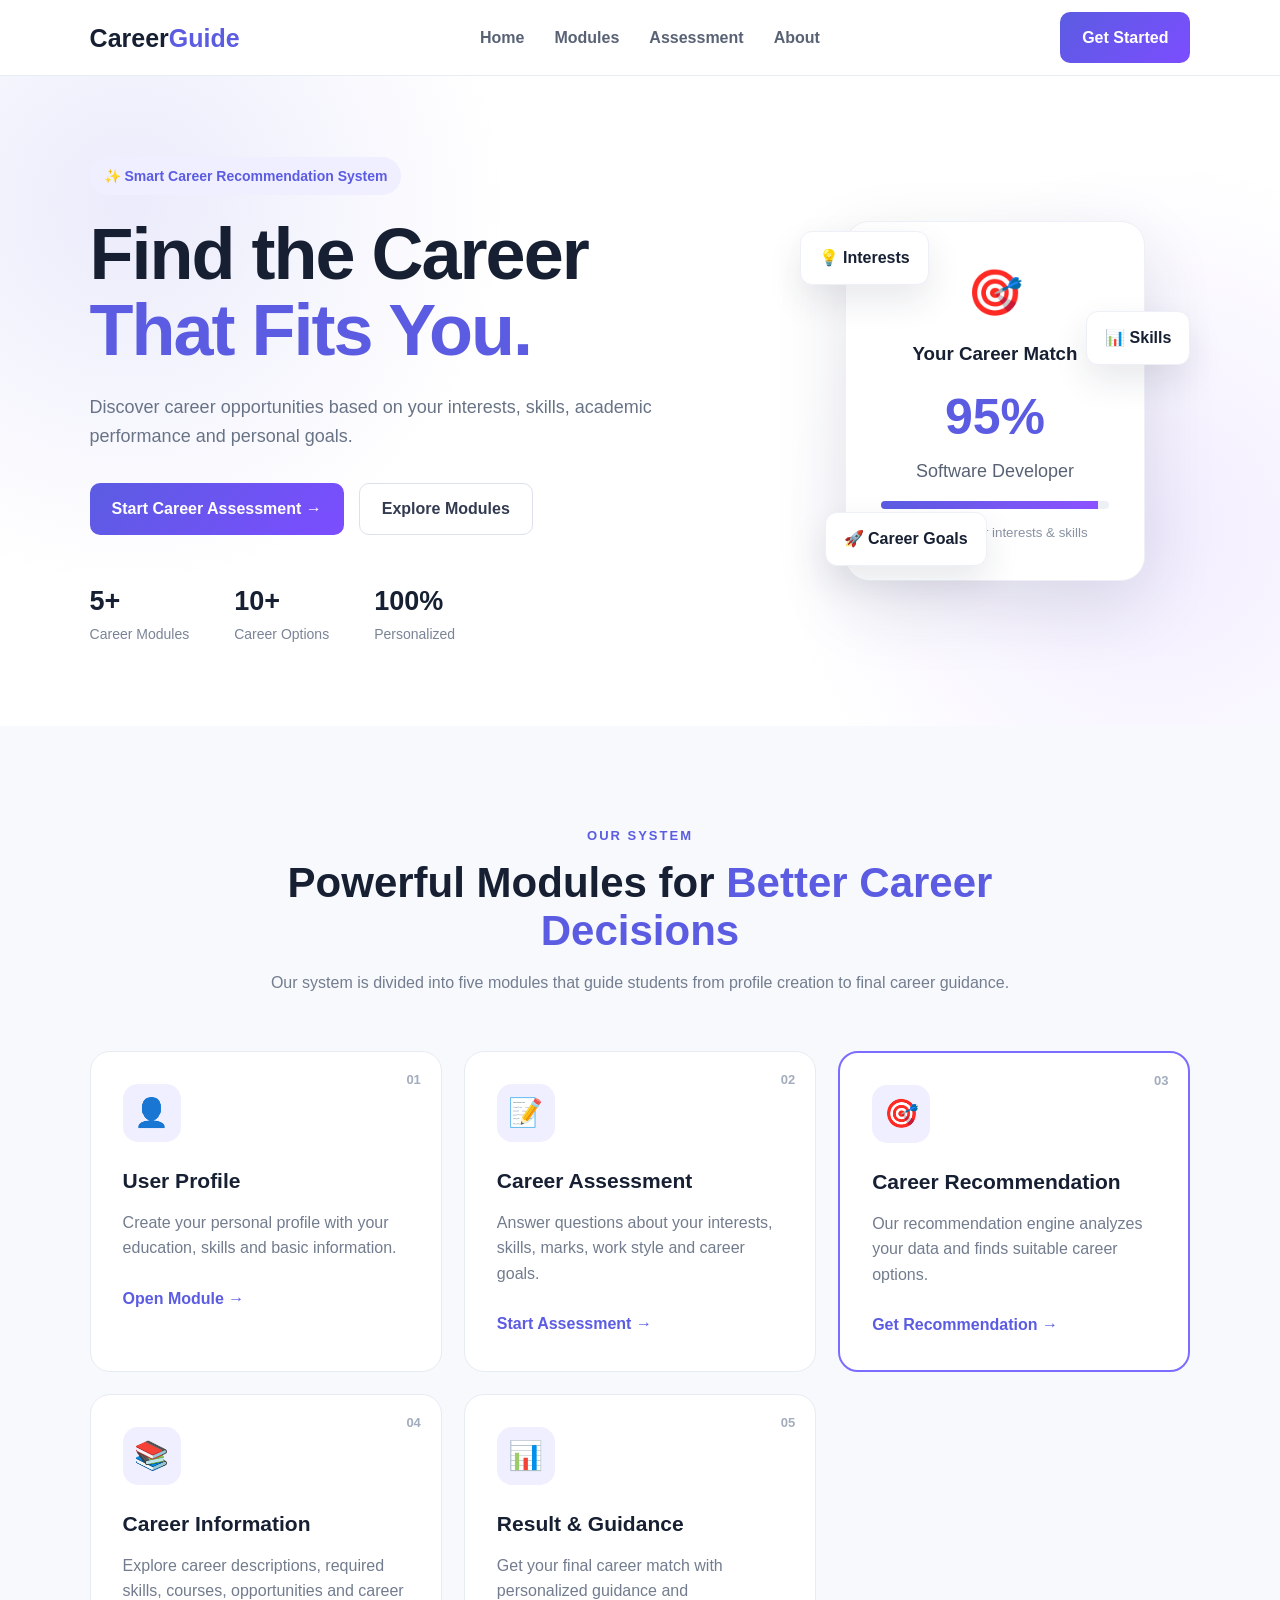
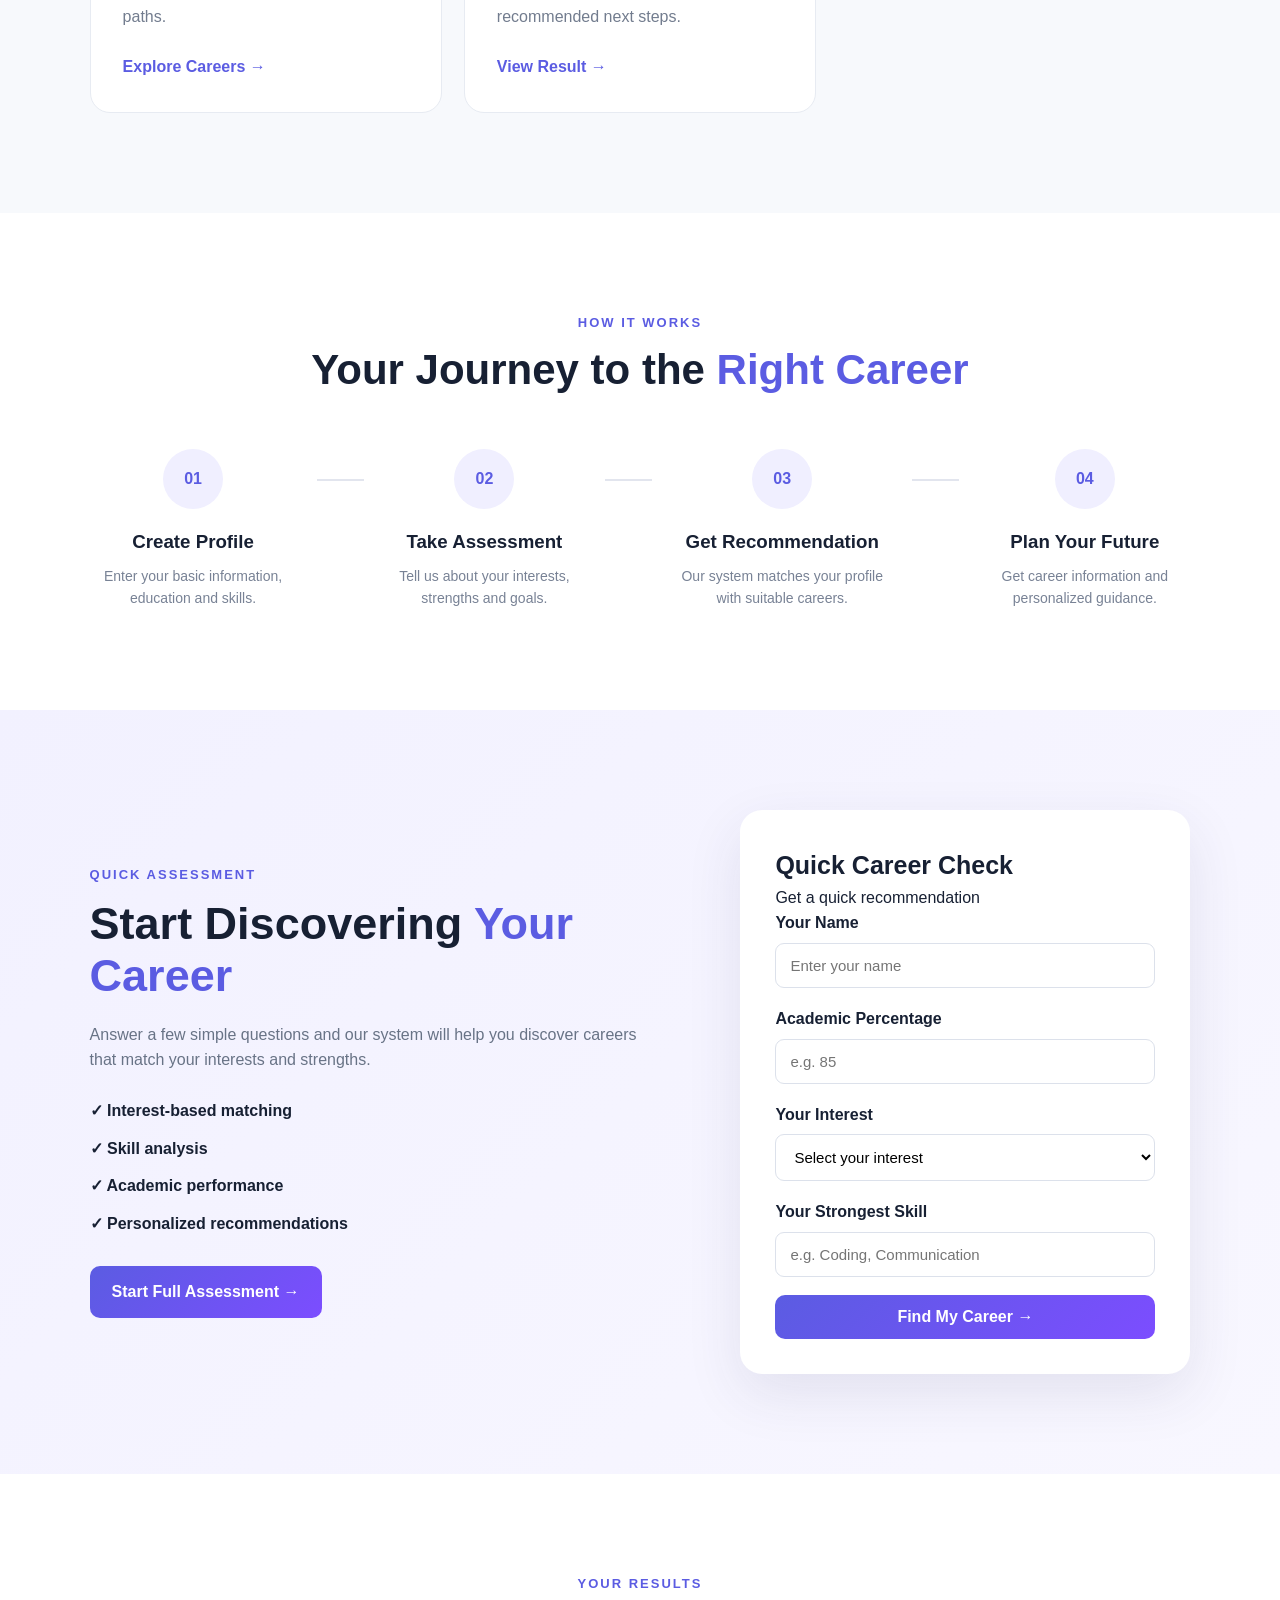
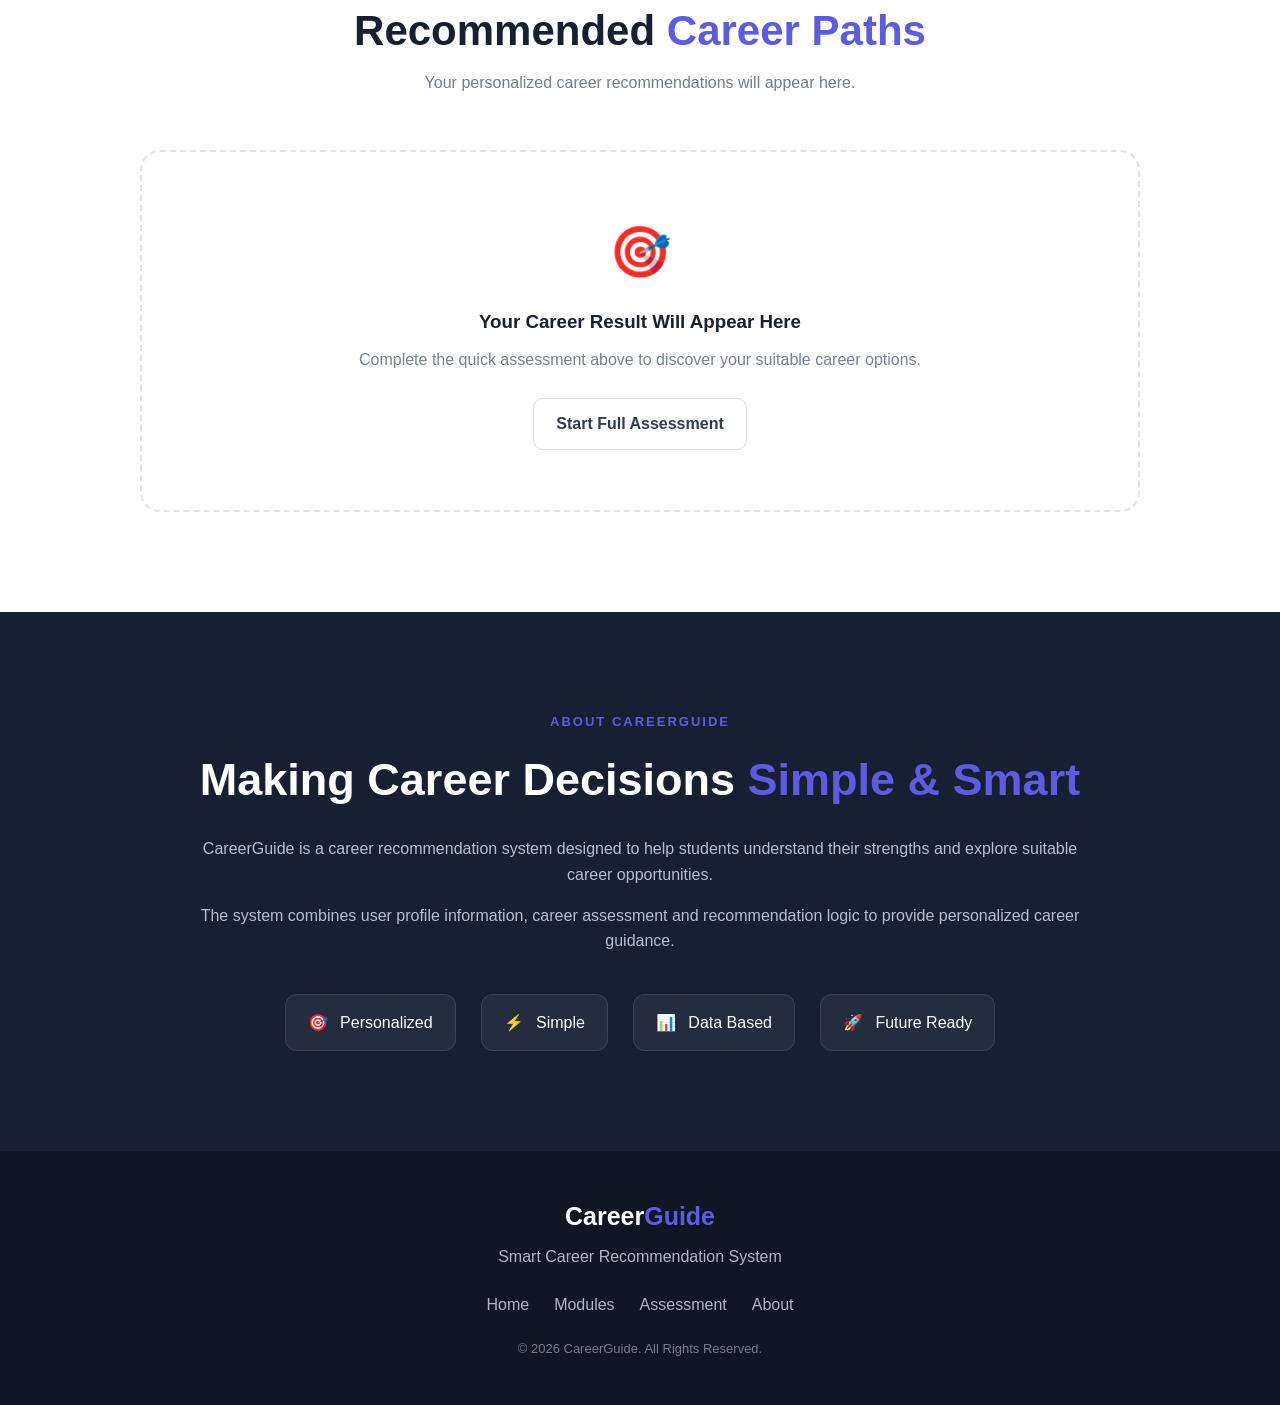
<file: frontend/index.html>
<!DOCTYPE html>
<html lang="en">

<head>
    <meta charset="UTF-8">
    <meta name="viewport" content="width=device-width, initial-scale=1.0">

    <title>CareerGuide | Smart Career Recommendation</title>

    <link rel="stylesheet" href="style.css">
</head>

<body>

    <!-- ================= NAVBAR ================= -->

    <header class="navbar">

        <div class="logo">
            Career<span>Guide</span>
        </div>

        <nav>
            <a href="#home">Home</a>
            <a href="#modules">Modules</a>
            <a href="#assessment">Assessment</a>
            <a href="#about">About</a>
        </nav>

        <a href="modules/user-profile/profile.html" class="nav-btn">
            Get Started
        </a>

    </header>


    <!-- ================= HERO ================= -->

    <section class="hero" id="home">

        <div class="hero-content">

            <div class="hero-badge">
                ✨ Smart Career Recommendation System
            </div>

            <h1>
                Find the Career
                <span>That Fits You.</span>
            </h1>

            <p>
                Discover career opportunities based on your interests,
                skills, academic performance and personal goals.
            </p>

            <div class="hero-buttons">

                <a href="modules/user-profile/profile.html"
                   class="primary-btn">
                    Start Career Assessment →
                </a>

                <a href="#modules"
                   class="secondary-btn">
                    Explore Modules
                </a>

            </div>

            <div class="hero-stats">

                <div>
                    <strong>5+</strong>
                    <span>Career Modules</span>
                </div>

                <div>
                    <strong>10+</strong>
                    <span>Career Options</span>
                </div>

                <div>
                    <strong>100%</strong>
                    <span>Personalized</span>
                </div>

            </div>

        </div>

        <div class="hero-visual">

            <div class="career-card-main">

                <div class="card-icon">
                    🎯
                </div>

                <h3>Your Career Match</h3>

                <div class="match-score">
                    95%
                </div>

                <p>
                    Software Developer
                </p>

                <div class="progress">
                    <div class="progress-fill"></div>
                </div>

                <small>
                    Based on your interests & skills
                </small>

            </div>

            <div class="floating-card card-one">
                💡 Interests
            </div>

            <div class="floating-card card-two">
                📊 Skills
            </div>

            <div class="floating-card card-three">
                🚀 Career Goals
            </div>

        </div>

    </section>


    <!-- ================= MODULES ================= -->

    <section class="modules-section" id="modules">

        <div class="section-heading">

            <div class="section-label">
                OUR SYSTEM
            </div>

            <h2>
                Powerful Modules for
                <span>Better Career Decisions</span>
            </h2>

            <p>
                Our system is divided into five modules that guide
                students from profile creation to final career guidance.
            </p>

        </div>


        <div class="modules-grid">

            <!-- MODULE 1 -->

            <div class="module-card">

                <div class="module-number">
                    01
                </div>

                <div class="module-icon">
                    👤
                </div>

                <h3>
                    User Profile
                </h3>

                <p>
                    Create your personal profile with your education,
                    skills and basic information.
                </p>

                <a href="modules/user-profile/profile.html"
                   class="module-btn">
                    Open Module →
                </a>

            </div>


            <!-- MODULE 2 -->

            <div class="module-card">

                <div class="module-number">
                    02
                </div>

                <div class="module-icon">
                    📝
                </div>

                <h3>
                    Career Assessment
                </h3>

                <p>
                    Answer questions about your interests, skills,
                    marks, work style and career goals.
                </p>

                <a href="modules/career-assessment/assessment.html"
                   class="module-btn">
                    Start Assessment →
                </a>

            </div>


            <!-- MODULE 3 -->

            <div class="module-card featured-module">

                <div class="module-number">
                    03
                </div>

                <div class="module-icon">
                    🎯
                </div>

                <h3>
                    Career Recommendation
                </h3>

                <p>
                    Our recommendation engine analyzes your data
                    and finds suitable career options.
                </p>

                <a href="modules/career-recommendation/recommendation.html"
                   class="module-btn">
                    Get Recommendation →
                </a>

            </div>


            <!-- MODULE 4 -->

            <div class="module-card">

                <div class="module-number">
                    04
                </div>

                <div class="module-icon">
                    📚
                </div>

                <h3>
                    Career Information
                </h3>

                <p>
                    Explore career descriptions, required skills,
                    courses, opportunities and career paths.
                </p>

                <a href="modules/career-information/career-info.html"
                   class="module-btn">
                    Explore Careers →
                </a>

            </div>


            <!-- MODULE 5 -->

            <div class="module-card">

                <div class="module-number">
                    05
                </div>

                <div class="module-icon">
                    📊
                </div>

                <h3>
                    Result & Guidance
                </h3>

                <p>
                    Get your final career match with personalized
                    guidance and recommended next steps.
                </p>

                <a href="modules/result-guidance/result.html"
                   class="module-btn">
                    View Result →
                </a>

            </div>

        </div>

    </section>


    <!-- ================= HOW IT WORKS ================= -->

    <section class="process-section">

        <div class="section-heading">

            <div class="section-label">
                HOW IT WORKS
            </div>

            <h2>
                Your Journey to the
                <span>Right Career</span>
            </h2>

        </div>


        <div class="process-grid">

            <div class="process-item">

                <div class="process-icon">
                    01
                </div>

                <h3>
                    Create Profile
                </h3>

                <p>
                    Enter your basic information,
                    education and skills.
                </p>

            </div>


            <div class="process-line"></div>


            <div class="process-item">

                <div class="process-icon">
                    02
                </div>

                <h3>
                    Take Assessment
                </h3>

                <p>
                    Tell us about your interests,
                    strengths and goals.
                </p>

            </div>


            <div class="process-line"></div>


            <div class="process-item">

                <div class="process-icon">
                    03
                </div>

                <h3>
                    Get Recommendation
                </h3>

                <p>
                    Our system matches your profile
                    with suitable careers.
                </p>

            </div>


            <div class="process-line"></div>


            <div class="process-item">

                <div class="process-icon">
                    04
                </div>

                <h3>
                    Plan Your Future
                </h3>

                <p>
                    Get career information and
                    personalized guidance.
                </p>

            </div>

        </div>

    </section>


    <!-- ================= ASSESSMENT ================= -->

    <section class="assessment-section" id="assessment">

        <div class="assessment-wrapper">

            <div class="assessment-info">

                <div class="section-label">
                    QUICK ASSESSMENT
                </div>

                <h2>
                    Start Discovering
                    <span>Your Career</span>
                </h2>

                <p>
                    Answer a few simple questions and our system
                    will help you discover careers that match your
                    interests and strengths.
                </p>

                <div class="assessment-points">

                    <div>
                        ✓ Interest-based matching
                    </div>

                    <div>
                        ✓ Skill analysis
                    </div>

                    <div>
                        ✓ Academic performance
                    </div>

                    <div>
                        ✓ Personalized recommendations
                    </div>

                </div>

                <a href="modules/user-profile/profile.html"
                   class="primary-btn">
                    Start Full Assessment →
                </a>

            </div>


            <!-- QUICK FORM -->

            <div class="assessment-box">

                <form id="careerForm">

                    <h3>
                        Quick Career Check
                    </h3>

                    <p>
                        Get a quick recommendation
                    </p>


                    <div class="form-group">

                        <label>
                            Your Name
                        </label>

                        <input
                            type="text"
                            id="name"
                            placeholder="Enter your name"
                            required
                        >

                    </div>


                    <div class="form-group">

                        <label>
                            Academic Percentage
                        </label>

                        <input
                            type="number"
                            id="marks"
                            min="0"
                            max="100"
                            placeholder="e.g. 85"
                            required
                        >

                    </div>


                    <div class="form-group">

                        <label>
                            Your Interest
                        </label>

                        <select id="interest" required>

                            <option value="">
                                Select your interest
                            </option>

                            <option value="technology">
                                Technology & Coding
                            </option>

                            <option value="healthcare">
                                Healthcare
                            </option>

                            <option value="business">
                                Business & Management
                            </option>

                            <option value="design">
                                Design & Creativity
                            </option>

                            <option value="communication">
                                Communication
                            </option>

                        </select>

                    </div>


                    <div class="form-group">

                        <label>
                            Your Strongest Skill
                        </label>

                        <input
                            type="text"
                            id="skill"
                            placeholder="e.g. Coding, Communication"
                            required
                        >

                    </div>


                    <button
                        type="submit"
                        class="submit-btn">
                        Find My Career →
                    </button>

                </form>

            </div>

        </div>

    </section>


    <!-- ================= RESULTS ================= -->

    <section class="results-section" id="result">

        <div class="section-heading">

            <div class="section-label">
                YOUR RESULTS
            </div>

            <h2>
                Recommended
                <span>Career Paths</span>
            </h2>

            <p>
                Your personalized career recommendations
                will appear here.
            </p>

        </div>


        <div id="resultContent" class="result-content">

            <div class="empty-result">

                <div class="empty-icon">
                    🎯
                </div>

                <h3>
                    Your Career Result Will Appear Here
                </h3>

                <p>
                    Complete the quick assessment above
                    to discover your suitable career options.
                </p>

                <a
                    href="modules/user-profile/profile.html"
                    class="secondary-btn">
                    Start Full Assessment
                </a>

            </div>

        </div>

    </section>


    <!-- ================= ABOUT ================= -->

    <section class="about-section" id="about">

        <div class="about-content">

            <div class="section-label">
                ABOUT CAREERGUIDE
            </div>

            <h2>
                Making Career Decisions
                <span>Simple & Smart</span>
            </h2>

            <p>
                CareerGuide is a career recommendation system designed
                to help students understand their strengths and explore
                suitable career opportunities.
            </p>

            <p>
                The system combines user profile information,
                career assessment and recommendation logic to provide
                personalized career guidance.
            </p>

            <div class="about-features">

                <div>
                    <strong>🎯</strong>
                    Personalized
                </div>

                <div>
                    <strong>⚡</strong>
                    Simple
                </div>

                <div>
                    <strong>📊</strong>
                    Data Based
                </div>

                <div>
                    <strong>🚀</strong>
                    Future Ready
                </div>

            </div>

        </div>

    </section>


    <!-- ================= FOOTER ================= -->

    <footer>

        <div class="footer-logo">
            Career<span>Guide</span>
        </div>

        <p>
            Smart Career Recommendation System
        </p>

        <div class="footer-links">

            <a href="#home">
                Home
            </a>

            <a href="#modules">
                Modules
            </a>

            <a href="#assessment">
                Assessment
            </a>

            <a href="#about">
                About
            </a>

        </div>

        <p class="copyright">
            © 2026 CareerGuide. All Rights Reserved.
        </p>

    </footer>


    <!-- ================= JAVASCRIPT ================= -->

    <script src="script.js"></script>

</body>

</html>
</file>
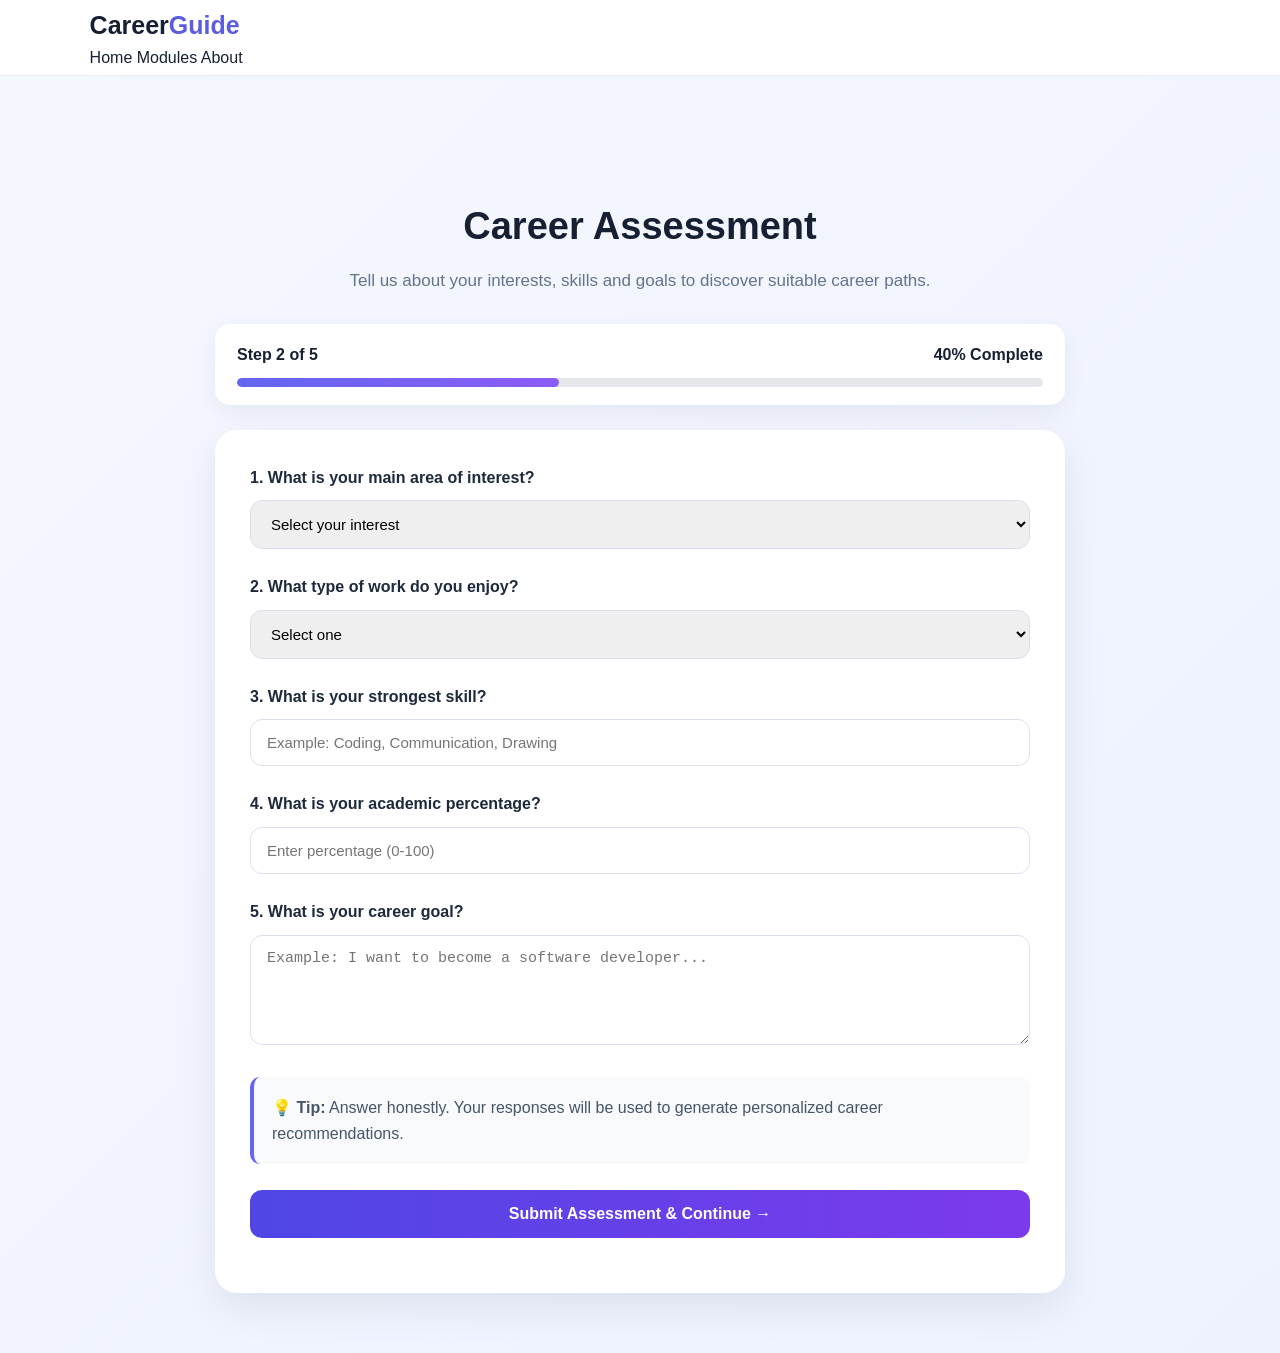
<file: frontend/modules/career-assessment/assessment.html>
<!DOCTYPE html>
<html lang="en">

<head>
    <meta charset="UTF-8">
    <meta name="viewport" content="width=device-width, initial-scale=1.0">

    <title>Career Assessment | CareerGuide</title>

    <link rel="stylesheet" href="../../style.css">

    <style>
        .assessment-page {
            min-height: 100vh;
            padding: 120px 20px 60px;
            background: linear-gradient(135deg, #f5f7ff, #eef2ff);
        }

        .assessment-container {
            max-width: 850px;
            margin: auto;
        }

        .module-header {
            text-align: center;
            margin-bottom: 30px;
        }

        .module-number {
            display: inline-block;
            padding: 8px 18px;
            border-radius: 30px;
            background: #e0e7ff;
            color: #4f46e5;
            font-weight: 700;
            margin-bottom: 15px;
        }

        .module-header h1 {
            font-size: 38px;
            margin-bottom: 10px;
        }

        .module-header p {
            color: #64748b;
            font-size: 17px;
        }

        .progress-box {
            background: white;
            padding: 18px 22px;
            border-radius: 15px;
            margin-bottom: 25px;
            box-shadow: 0 8px 25px rgba(0, 0, 0, 0.06);
        }

        .progress-top {
            display: flex;
            justify-content: space-between;
            margin-bottom: 10px;
            font-weight: 600;
        }

        .progress-bar {
            height: 9px;
            background: #e5e7eb;
            border-radius: 20px;
            overflow: hidden;
        }

        .progress-fill {
            width: 40%;
            height: 100%;
            background: linear-gradient(90deg, #6366f1, #8b5cf6);
            border-radius: 20px;
        }

        .assessment-card {
            background: white;
            padding: 35px;
            border-radius: 22px;
            box-shadow: 0 15px 40px rgba(0, 0, 0, 0.08);
        }

        .question {
            margin-bottom: 25px;
        }

        .question label {
            display: block;
            font-weight: 700;
            margin-bottom: 10px;
            color: #1e293b;
        }

        .question select,
        .question input,
        .question textarea {
            width: 100%;
            padding: 14px 16px;
            border: 1px solid #dbe1ea;
            border-radius: 12px;
            font-size: 15px;
            outline: none;
            box-sizing: border-box;
            transition: 0.3s;
        }

        .question select:focus,
        .question input:focus,
        .question textarea:focus {
            border-color: #6366f1;
            box-shadow: 0 0 0 3px rgba(99, 102, 241, 0.12);
        }

        .question textarea {
            resize: vertical;
            min-height: 110px;
        }

        .submit-btn {
            width: 100%;
            padding: 15px;
            border: none;
            border-radius: 12px;
            background: linear-gradient(90deg, #4f46e5, #7c3aed);
            color: white;
            font-size: 16px;
            font-weight: 700;
            cursor: pointer;
            transition: 0.3s;
        }

        .submit-btn:hover {
            transform: translateY(-2px);
            box-shadow: 0 10px 25px rgba(79, 70, 229, 0.3);
        }

        #assessmentMessage {
            margin-top: 20px;
            text-align: center;
            font-weight: 600;
        }

        .tip-box {
            margin-top: 20px;
            padding: 18px;
            background: #f8fafc;
            border-left: 4px solid #6366f1;
            border-radius: 10px;
            color: #475569;
        }

        @media (max-width: 600px) {
            .assessment-page {
                padding-top: 100px;
            }

            .assessment-card {
                padding: 22px;
            }

            .module-header h1 {
                font-size: 30px;
            }
        }
    </style>
</head>

<body>

    <!-- NAVBAR -->
    <nav class="navbar">

        <div class="nav-container">

            <a href="../../index.html" class="logo">
                Career<span>Guide</span>
            </a>

            <div class="nav-links">
                <a href="../../index.html">Home</a>
                <a href="../../index.html#modules">Modules</a>
                <a href="../../index.html#about">About</a>
            </div>

        </div>

    </nav>


    <!-- ASSESSMENT PAGE -->
    <section class="assessment-page">

        <div class="assessment-container">

            <!-- HEADER -->
            <div class="module-header">

                <span class="module-number">
                    MODULE 02
                </span>

                <h1>Career Assessment</h1>

                <p>
                    Tell us about your interests, skills and goals
                    to discover suitable career paths.
                </p>

            </div>


            <!-- PROGRESS -->
            <div class="progress-box">

                <div class="progress-top">
                    <span>Step 2 of 5</span>
                    <span>40% Complete</span>
                </div>

                <div class="progress-bar">
                    <div class="progress-fill"></div>
                </div>

            </div>


            <!-- FORM -->
            <div class="assessment-card">

                <form id="assessmentForm">

                    <!-- INTEREST -->
                    <div class="question">

                        <label for="interest">
                            1. What is your main area of interest?
                        </label>

                        <select id="interest" required>

                            <option value="">
                                Select your interest
                            </option>

                            <option value="technology">
                                Technology & Coding
                            </option>

                            <option value="healthcare">
                                Healthcare & Medicine
                            </option>

                            <option value="business">
                                Business & Management
                            </option>

                            <option value="design">
                                Design & Creativity
                            </option>

                            <option value="communication">
                                Communication & Media
                            </option>

                        </select>

                    </div>


                    <!-- WORK TYPE -->
                    <div class="question">

                        <label for="workType">
                            2. What type of work do you enjoy?
                        </label>

                        <select id="workType" required>

                            <option value="">
                                Select one
                            </option>

                            <option value="problem-solving">
                                Problem Solving
                            </option>

                            <option value="helping">
                                Helping People
                            </option>

                            <option value="leading">
                                Leading Teams
                            </option>

                            <option value="creative">
                                Creative Work
                            </option>

                            <option value="communication">
                                Talking & Presenting
                            </option>

                        </select>

                    </div>


                    <!-- SKILL -->
                    <div class="question">

                        <label for="strongSkill">
                            3. What is your strongest skill?
                        </label>

                        <input
                            type="text"
                            id="strongSkill"
                            placeholder="Example: Coding, Communication, Drawing"
                            required
                        >

                    </div>


                    <!-- MARKS -->
                    <div class="question">

                        <label for="marks">
                            4. What is your academic percentage?
                        </label>

                        <input
                            type="number"
                            id="marks"
                            min="0"
                            max="100"
                            placeholder="Enter percentage (0-100)"
                            required
                        >

                    </div>


                    <!-- GOAL -->
                    <div class="question">

                        <label for="goal">
                            5. What is your career goal?
                        </label>

                        <textarea
                            id="goal"
                            placeholder="Example: I want to become a software developer..."
                        ></textarea>

                    </div>


                    <!-- TIP -->
                    <div class="tip-box">

                        💡 <strong>Tip:</strong>
                        Answer honestly. Your responses will be used
                        to generate personalized career recommendations.

                    </div>

                    <br>


                    <!-- BUTTON -->
                    <button
                        type="submit"
                        class="submit-btn">

                        Submit Assessment & Continue →

                    </button>

                </form>


                <!-- MESSAGE -->
                <div id="assessmentMessage"></div>

            </div>

        </div>

    </section>


    <script src="assessment.js"></script>

</body>

</html>
</file>
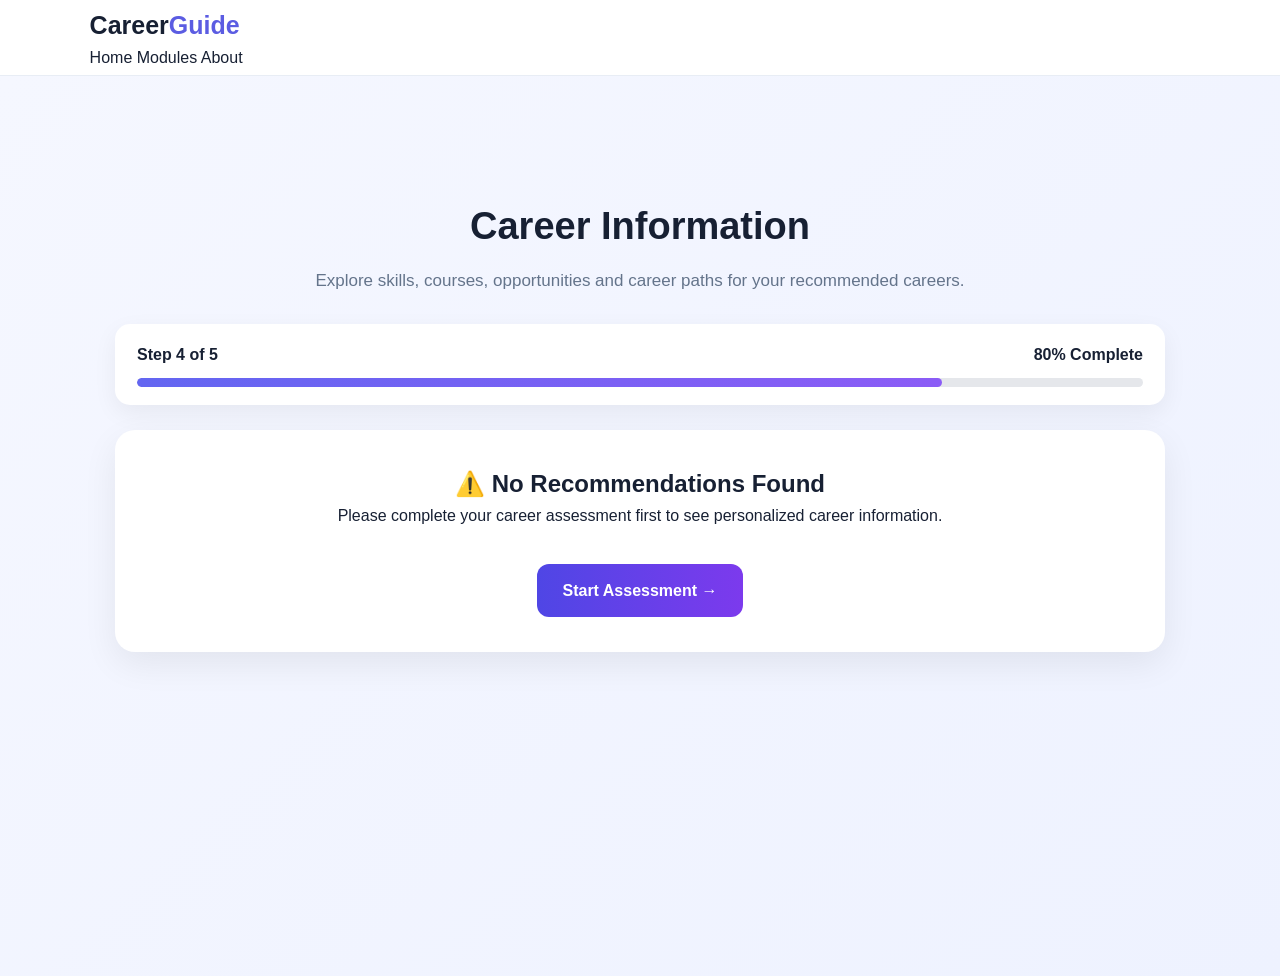
<file: frontend/modules/career-information/career-info.html>
<!DOCTYPE html>
<html lang="en">

<head>
    <meta charset="UTF-8">
    <meta name="viewport" content="width=device-width, initial-scale=1.0">

    <title>Career Information | CareerGuide</title>

    <link rel="stylesheet" href="../../style.css">

    <style>
        .career-info-page {
            min-height: 100vh;
            padding: 120px 20px 70px;
            background: linear-gradient(135deg, #f5f7ff, #eef2ff);
        }

        .career-info-container {
            max-width: 1050px;
            margin: auto;
        }

        .module-header {
            text-align: center;
            margin-bottom: 30px;
        }

        .module-number {
            display: inline-block;
            padding: 8px 18px;
            border-radius: 30px;
            background: #e0e7ff;
            color: #4f46e5;
            font-weight: 700;
            margin-bottom: 15px;
        }

        .module-header h1 {
            font-size: 38px;
            margin-bottom: 10px;
        }

        .module-header p {
            color: #64748b;
            font-size: 17px;
        }

        .progress-box {
            background: white;
            padding: 18px 22px;
            border-radius: 15px;
            margin-bottom: 25px;
            box-shadow: 0 8px 25px rgba(0, 0, 0, 0.06);
        }

        .progress-top {
            display: flex;
            justify-content: space-between;
            margin-bottom: 10px;
            font-weight: 600;
        }

        .progress-bar {
            height: 9px;
            background: #e5e7eb;
            border-radius: 20px;
            overflow: hidden;
        }

        .progress-fill {
            width: 80%;
            height: 100%;
            background: linear-gradient(90deg, #6366f1, #8b5cf6);
            border-radius: 20px;
        }

        .info-grid {
            display: grid;
            grid-template-columns: repeat(2, 1fr);
            gap: 22px;
        }

        .career-info-card {
            background: white;
            padding: 28px;
            border-radius: 20px;
            box-shadow: 0 12px 35px rgba(0, 0, 0, 0.07);
            transition: 0.3s;
        }

        .career-info-card:hover {
            transform: translateY(-5px);
            box-shadow: 0 18px 40px rgba(79, 70, 229, 0.14);
        }

        .career-title {
            display: flex;
            align-items: center;
            gap: 15px;
            margin-bottom: 15px;
        }

        .career-icon {
            width: 55px;
            height: 55px;
            display: flex;
            align-items: center;
            justify-content: center;
            background: #eef2ff;
            border-radius: 15px;
            font-size: 27px;
            flex-shrink: 0;
        }

        .career-title h2 {
            font-size: 22px;
            margin: 0;
            color: #1e293b;
        }

        .description {
            color: #64748b;
            line-height: 1.7;
            margin-bottom: 20px;
        }

        .info-section {
            margin-top: 15px;
        }

        .info-section h4 {
            margin-bottom: 8px;
            color: #334155;
        }

        .info-section p {
            color: #64748b;
            line-height: 1.6;
            margin: 0;
        }

        .tag-container {
            display: flex;
            flex-wrap: wrap;
            gap: 8px;
        }

        .tag {
            padding: 7px 11px;
            background: #f1f5f9;
            color: #475569;
            border-radius: 20px;
            font-size: 13px;
        }

        .next-btn {
            display: block;
            width: fit-content;
            margin: 35px auto 0;
            padding: 14px 25px;
            background: linear-gradient(90deg, #4f46e5, #7c3aed);
            color: white;
            text-decoration: none;
            border-radius: 12px;
            font-weight: 700;
            transition: 0.3s;
        }

        .next-btn:hover {
            transform: translateY(-2px);
            box-shadow: 0 10px 25px rgba(79, 70, 229, 0.3);
        }

        .empty-box {
            background: white;
            padding: 35px;
            text-align: center;
            border-radius: 20px;
            box-shadow: 0 12px 35px rgba(0, 0, 0, 0.07);
        }

        @media (max-width: 800px) {
            .info-grid {
                grid-template-columns: 1fr;
            }

            .module-header h1 {
                font-size: 30px;
            }
        }
    </style>
</head>

<body>

    <!-- NAVBAR -->
    <nav class="navbar">

        <div class="nav-container">

            <a href="../../index.html" class="logo">
                Career<span>Guide</span>
            </a>

            <div class="nav-links">
                <a href="../../index.html">Home</a>
                <a href="../../index.html#modules">Modules</a>
                <a href="../../index.html#about">About</a>
            </div>

        </div>

    </nav>


    <!-- CAREER INFORMATION -->
    <section class="career-info-page">

        <div class="career-info-container">

            <div class="module-header">

                <span class="module-number">
                    MODULE 04
                </span>

                <h1>Career Information</h1>

                <p>
                    Explore skills, courses, opportunities and career paths
                    for your recommended careers.
                </p>

            </div>


            <!-- PROGRESS -->
            <div class="progress-box">

                <div class="progress-top">
                    <span>Step 4 of 5</span>
                    <span>80% Complete</span>
                </div>

                <div class="progress-bar">
                    <div class="progress-fill"></div>
                </div>

            </div>


            <!-- CAREER CARDS -->
            <div id="careerInfo">

                <p style="text-align:center;">
                    Loading career information...
                </p>

            </div>

        </div>

    </section>


    <script src="career-info.js"></script>

</body>

</html>
</file>
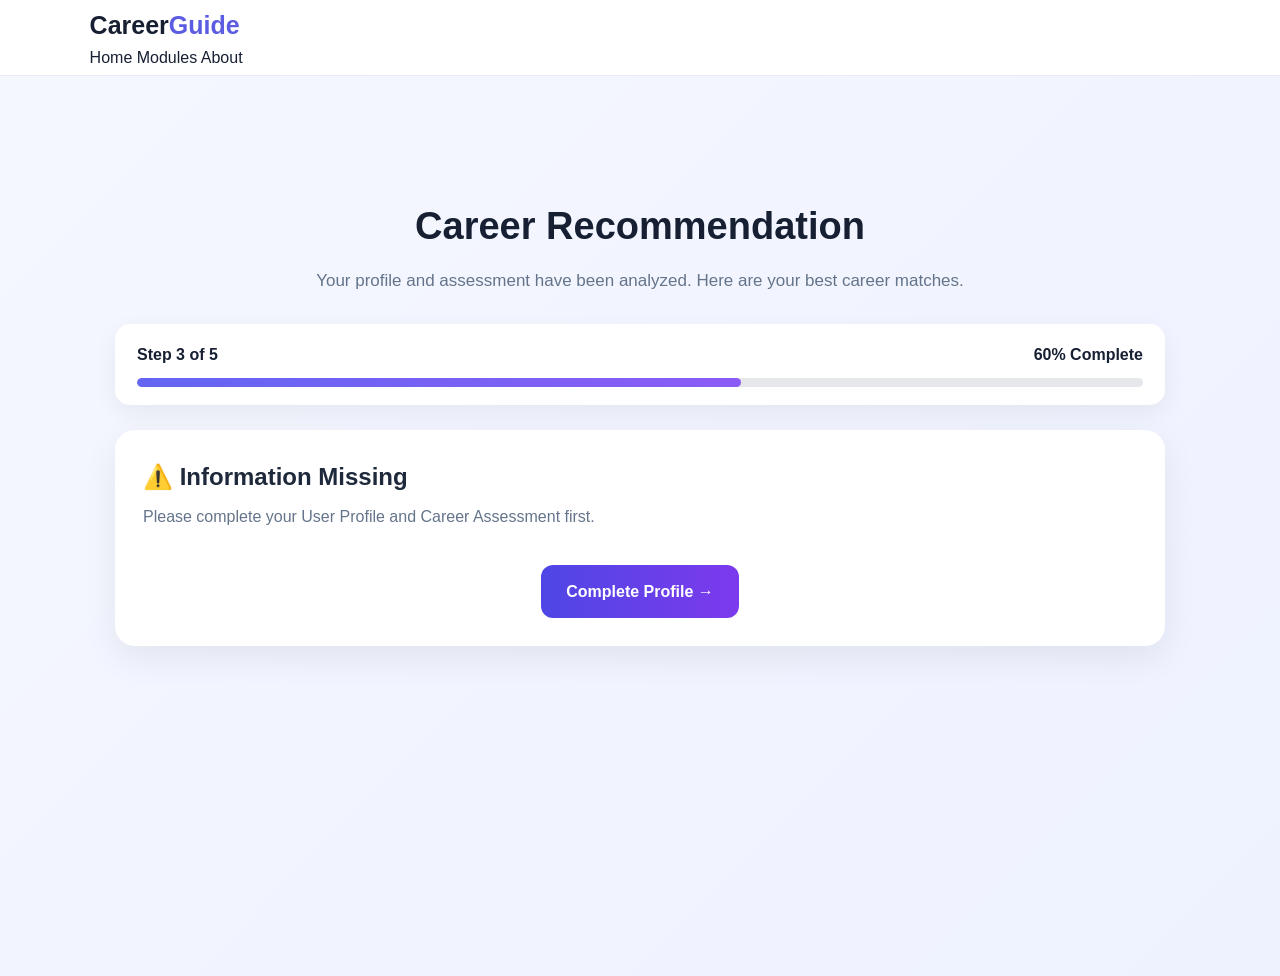
<file: frontend/modules/career-recommendation/recommendation.html>
<!DOCTYPE html>
<html lang="en">

<head>
    <meta charset="UTF-8">
    <meta name="viewport" content="width=device-width, initial-scale=1.0">

    <title>Career Recommendation | CareerGuide</title>

    <link rel="stylesheet" href="../../style.css">

    <style>
        .recommendation-page {
            min-height: 100vh;
            padding: 120px 20px 70px;
            background: linear-gradient(135deg, #f5f7ff, #eef2ff);
        }

        .recommendation-container {
            max-width: 1050px;
            margin: auto;
        }

        .module-header {
            text-align: center;
            margin-bottom: 30px;
        }

        .module-number {
            display: inline-block;
            padding: 8px 18px;
            border-radius: 30px;
            background: #e0e7ff;
            color: #4f46e5;
            font-weight: 700;
            margin-bottom: 15px;
        }

        .module-header h1 {
            font-size: 38px;
            margin-bottom: 10px;
        }

        .module-header p {
            color: #64748b;
            font-size: 17px;
        }

        .progress-box {
            background: white;
            padding: 18px 22px;
            border-radius: 15px;
            margin-bottom: 25px;
            box-shadow: 0 8px 25px rgba(0, 0, 0, 0.06);
        }

        .progress-top {
            display: flex;
            justify-content: space-between;
            margin-bottom: 10px;
            font-weight: 600;
        }

        .progress-bar {
            height: 9px;
            background: #e5e7eb;
            border-radius: 20px;
            overflow: hidden;
        }

        .progress-fill {
            width: 60%;
            height: 100%;
            background: linear-gradient(90deg, #6366f1, #8b5cf6);
            border-radius: 20px;
        }

        .welcome-card {
            background: white;
            padding: 28px;
            border-radius: 20px;
            margin-bottom: 25px;
            box-shadow: 0 12px 35px rgba(0, 0, 0, 0.07);
        }

        .welcome-card h2 {
            margin-bottom: 8px;
            color: #1e293b;
        }

        .welcome-card p {
            color: #64748b;
        }

        .recommendation-grid {
            display: grid;
            grid-template-columns: repeat(3, 1fr);
            gap: 20px;
            margin-top: 25px;
        }

        .career-card {
            background: white;
            border-radius: 20px;
            padding: 25px;
            box-shadow: 0 12px 35px rgba(0, 0, 0, 0.07);
            transition: 0.3s;
            border: 1px solid #eef2ff;
        }

        .career-card:hover {
            transform: translateY(-6px);
            box-shadow: 0 18px 40px rgba(79, 70, 229, 0.15);
        }

        .career-icon {
            width: 55px;
            height: 55px;
            display: flex;
            align-items: center;
            justify-content: center;
            background: #eef2ff;
            border-radius: 15px;
            font-size: 27px;
            margin-bottom: 18px;
        }

        .career-card h3 {
            margin-bottom: 10px;
            color: #1e293b;
        }

        .career-card p {
            color: #64748b;
            line-height: 1.6;
            font-size: 14px;
        }

        .match-box {
            margin-top: 18px;
            padding-top: 15px;
            border-top: 1px solid #e5e7eb;
        }

        .match-label {
            display: flex;
            justify-content: space-between;
            margin-bottom: 8px;
            font-size: 14px;
            font-weight: 700;
        }

        .match-bar {
            height: 8px;
            background: #e5e7eb;
            border-radius: 20px;
            overflow: hidden;
        }

        .match-fill {
            height: 100%;
            background: linear-gradient(90deg, #6366f1, #8b5cf6);
            border-radius: 20px;
        }

        .reason {
            margin-top: 15px;
            font-size: 13px;
            color: #64748b;
            line-height: 1.5;
        }

        .next-btn {
            display: block;
            width: fit-content;
            margin: 35px auto 0;
            padding: 14px 25px;
            background: linear-gradient(90deg, #4f46e5, #7c3aed);
            color: white;
            text-decoration: none;
            border-radius: 12px;
            font-weight: 700;
            transition: 0.3s;
        }

        .next-btn:hover {
            transform: translateY(-2px);
            box-shadow: 0 10px 25px rgba(79, 70, 229, 0.3);
        }

        #recommendationResult {
            min-height: 100px;
        }

        @media (max-width: 800px) {
            .recommendation-grid {
                grid-template-columns: 1fr;
            }

            .module-header h1 {
                font-size: 30px;
            }
        }
    </style>
</head>

<body>

    <!-- NAVBAR -->
    <nav class="navbar">

        <div class="nav-container">

            <a href="../../index.html" class="logo">
                Career<span>Guide</span>
            </a>

            <div class="nav-links">
                <a href="../../index.html">Home</a>
                <a href="../../index.html#modules">Modules</a>
                <a href="../../index.html#about">About</a>
            </div>

        </div>

    </nav>


    <!-- PAGE -->
    <section class="recommendation-page">

        <div class="recommendation-container">

            <div class="module-header">

                <span class="module-number">
                    MODULE 03
                </span>

                <h1>Career Recommendation</h1>

                <p>
                    Your profile and assessment have been analyzed.
                    Here are your best career matches.
                </p>

            </div>


            <!-- PROGRESS -->
            <div class="progress-box">

                <div class="progress-top">
                    <span>Step 3 of 5</span>
                    <span>60% Complete</span>
                </div>

                <div class="progress-bar">
                    <div class="progress-fill"></div>
                </div>

            </div>


            <!-- RESULT -->
            <div id="recommendationResult">

                <p style="text-align:center;">
                    Analyzing your profile...
                </p>

            </div>

        </div>

    </section>


    <script src="recommendation.js"></script>

</body>

</html>
</file>
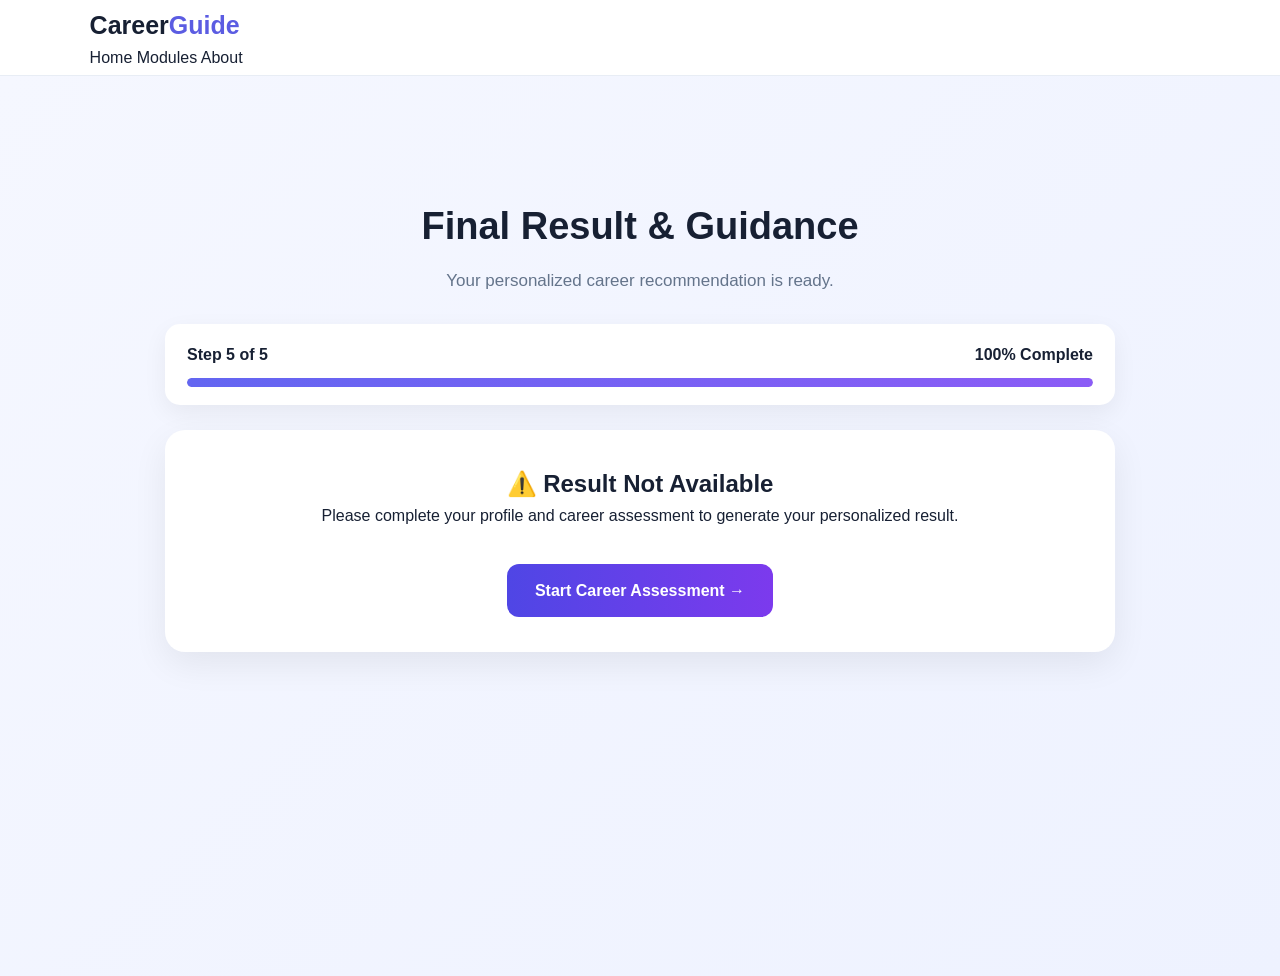
<file: frontend/modules/result-guidance/result.html>
<!DOCTYPE html>
<html lang="en">

<head>
    <meta charset="UTF-8">
    <meta name="viewport" content="width=device-width, initial-scale=1.0">

    <title>Final Result | CareerGuide</title>

    <link rel="stylesheet" href="../../style.css">

    <style>
        .result-page {
            min-height: 100vh;
            padding: 120px 20px 70px;
            background: linear-gradient(135deg, #f5f7ff, #eef2ff);
        }

        .result-container {
            max-width: 950px;
            margin: auto;
        }

        .module-header {
            text-align: center;
            margin-bottom: 30px;
        }

        .module-number {
            display: inline-block;
            padding: 8px 18px;
            border-radius: 30px;
            background: #e0e7ff;
            color: #4f46e5;
            font-weight: 700;
            margin-bottom: 15px;
        }

        .module-header h1 {
            font-size: 38px;
            margin-bottom: 10px;
        }

        .module-header p {
            color: #64748b;
            font-size: 17px;
        }

        .progress-box {
            background: white;
            padding: 18px 22px;
            border-radius: 15px;
            margin-bottom: 25px;
            box-shadow: 0 8px 25px rgba(0, 0, 0, 0.06);
        }

        .progress-top {
            display: flex;
            justify-content: space-between;
            margin-bottom: 10px;
            font-weight: 600;
        }

        .progress-bar {
            height: 9px;
            background: #e5e7eb;
            border-radius: 20px;
            overflow: hidden;
        }

        .progress-fill {
            width: 100%;
            height: 100%;
            background: linear-gradient(90deg, #6366f1, #8b5cf6);
            border-radius: 20px;
        }

        .top-result {
            background: white;
            padding: 35px;
            border-radius: 25px;
            text-align: center;
            box-shadow: 0 15px 40px rgba(0, 0, 0, 0.08);
            margin-bottom: 25px;
        }

        .result-icon {
            font-size: 55px;
            margin-bottom: 10px;
        }

        .top-result h2 {
            font-size: 30px;
            color: #1e293b;
            margin-bottom: 10px;
        }

        .top-result p {
            color: #64748b;
            line-height: 1.7;
        }

        .score {
            display: inline-block;
            margin: 15px 0;
            padding: 10px 20px;
            border-radius: 30px;
            background: #eef2ff;
            color: #4f46e5;
            font-weight: 800;
            font-size: 18px;
        }

        .guidance-title {
            text-align: center;
            margin: 35px 0 20px;
        }

        .guidance-title h2 {
            color: #1e293b;
        }

        .guidance-grid {
            display: grid;
            grid-template-columns: repeat(5, 1fr);
            gap: 15px;
        }

        .guidance-card {
            background: white;
            padding: 20px 15px;
            border-radius: 18px;
            text-align: center;
            box-shadow: 0 10px 25px rgba(0, 0, 0, 0.06);
            transition: 0.3s;
        }

        .guidance-card:hover {
            transform: translateY(-5px);
        }

        .guidance-icon {
            font-size: 30px;
            margin-bottom: 10px;
        }

        .guidance-card h3 {
            font-size: 15px;
            margin-bottom: 8px;
            color: #1e293b;
        }

        .guidance-card p {
            font-size: 12px;
            color: #64748b;
            line-height: 1.5;
        }

        .other-careers {
            background: white;
            padding: 25px;
            border-radius: 20px;
            margin-top: 25px;
            box-shadow: 0 10px 30px rgba(0, 0, 0, 0.06);
        }

        .other-careers h2 {
            margin-bottom: 15px;
            color: #1e293b;
        }

        .career-list {
            display: flex;
            flex-wrap: wrap;
            gap: 10px;
        }

        .career-tag {
            padding: 10px 15px;
            border-radius: 20px;
            background: #f1f5f9;
            color: #475569;
            font-weight: 600;
            font-size: 14px;
        }

        .home-btn {
            display: block;
            width: fit-content;
            margin: 35px auto 0;
            padding: 14px 28px;
            background: linear-gradient(90deg, #4f46e5, #7c3aed);
            color: white;
            text-decoration: none;
            border-radius: 12px;
            font-weight: 700;
            transition: 0.3s;
        }

        .home-btn:hover {
            transform: translateY(-2px);
            box-shadow: 0 10px 25px rgba(79, 70, 229, 0.3);
        }

        .empty-box {
            background: white;
            padding: 35px;
            text-align: center;
            border-radius: 20px;
            box-shadow: 0 12px 35px rgba(0, 0, 0, 0.07);
        }

        @media (max-width: 850px) {
            .guidance-grid {
                grid-template-columns: repeat(2, 1fr);
            }
        }

        @media (max-width: 550px) {
            .guidance-grid {
                grid-template-columns: 1fr;
            }

            .module-header h1 {
                font-size: 30px;
            }

            .top-result {
                padding: 25px;
            }
        }
    </style>
</head>

<body>

    <!-- NAVBAR -->
    <nav class="navbar">

        <div class="nav-container">

            <a href="../../index.html" class="logo">
                Career<span>Guide</span>
            </a>

            <div class="nav-links">
                <a href="../../index.html">Home</a>
                <a href="../../index.html#modules">Modules</a>
                <a href="../../index.html#about">About</a>
            </div>

        </div>

    </nav>


    <!-- RESULT PAGE -->
    <section class="result-page">

        <div class="result-container">

            <div class="module-header">

                <span class="module-number">
                    MODULE 05
                </span>

                <h1>Final Result & Guidance</h1>

                <p>
                    Your personalized career recommendation is ready.
                </p>

            </div>


            <!-- PROGRESS -->
            <div class="progress-box">

                <div class="progress-top">
                    <span>Step 5 of 5</span>
                    <span>100% Complete</span>
                </div>

                <div class="progress-bar">
                    <div class="progress-fill"></div>
                </div>

            </div>


            <!-- RESULT -->
            <div id="resultContainer">

                <p style="text-align:center;">
                    Preparing your final result...
                </p>

            </div>

        </div>

    </section>


    <script src="result.js"></script>

</body>

</html>
</file>
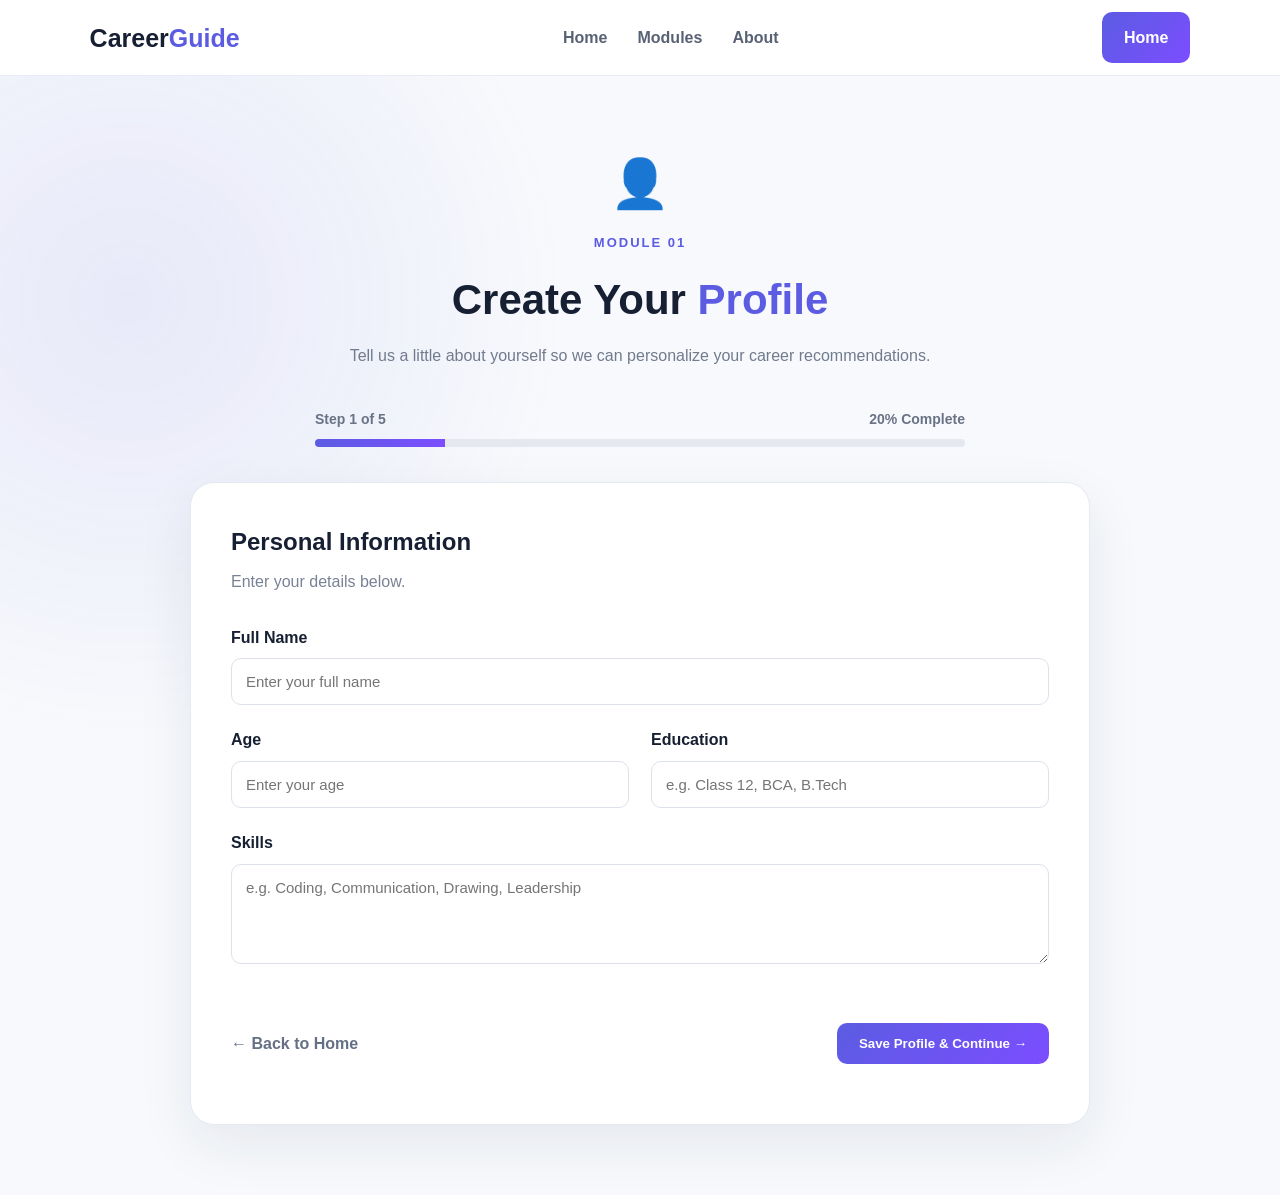
<file: frontend/modules/user-profile/profile.html>
<!DOCTYPE html>
<html lang="en">

<head>
    <meta charset="UTF-8">
    <meta name="viewport" content="width=device-width, initial-scale=1.0">

    <title>User Profile | CareerGuide</title>

    <!-- Main Website CSS -->
    <link rel="stylesheet" href="../../style.css">

    <style>
        .module-page {
            min-height: calc(100vh - 76px);
            padding: 70px 7%;
            background:
                radial-gradient(circle at 10% 20%, rgba(91, 92, 226, 0.10), transparent 30%),
                #f7f9fc;
        }

        .module-container {
            max-width: 900px;
            margin: auto;
        }

        .module-header {
            text-align: center;
            margin-bottom: 40px;
        }

        .module-header .icon {
            font-size: 48px;
            margin-bottom: 10px;
        }

        .module-header h1 {
            font-size: 42px;
            margin-bottom: 10px;
        }

        .module-header h1 span {
            color: #5b5ce2;
        }

        .module-header p {
            color: #707b8e;
        }

        .progress-wrapper {
            max-width: 650px;
            margin: 0 auto 35px;
        }

        .progress-text {
            display: flex;
            justify-content: space-between;
            margin-bottom: 8px;
            font-size: 14px;
            color: #697386;
            font-weight: 600;
        }

        .module-progress {
            height: 8px;
            background: #e5e8ef;
            border-radius: 20px;
            overflow: hidden;
        }

        .module-progress-fill {
            width: 20%;
            height: 100%;
            background: linear-gradient(90deg, #5b5ce2, #7c4dff);
        }

        .profile-box {
            background: white;
            padding: 40px;
            border-radius: 24px;
            border: 1px solid #e5e9f1;
            box-shadow: 0 20px 55px rgba(30, 40, 70, 0.08);
        }

        .profile-box h2 {
            margin-bottom: 8px;
        }

        .profile-box .subtitle {
            color: #788295;
            margin-bottom: 30px;
        }

        .profile-form {
            display: grid;
            grid-template-columns: 1fr 1fr;
            gap: 22px;
        }

        .profile-form .full {
            grid-column: 1 / -1;
        }

        .profile-form label {
            display: block;
            font-weight: 700;
            margin-bottom: 8px;
        }

        .profile-form input,
        .profile-form textarea {
            width: 100%;
            padding: 14px;
            border: 1px solid #dce1eb;
            border-radius: 10px;
            outline: none;
            font-size: 15px;
            font-family: inherit;
        }

        .profile-form input:focus,
        .profile-form textarea:focus {
            border-color: #5b5ce2;
            box-shadow: 0 0 0 3px rgba(91, 92, 226, 0.08);
        }

        .profile-form textarea {
            resize: vertical;
            min-height: 100px;
        }

        .profile-actions {
            margin-top: 30px;
            display: flex;
            justify-content: space-between;
            align-items: center;
            gap: 15px;
        }

        .back-btn {
            color: #657084;
            font-weight: 700;
        }

        .profile-message {
            margin-top: 20px;
            text-align: center;
            color: #22804a;
            font-weight: 700;
        }

        @media (max-width: 700px) {

            .module-page {
                padding: 50px 5%;
            }

            .module-header h1 {
                font-size: 34px;
            }

            .profile-box {
                padding: 25px;
            }

            .profile-form {
                grid-template-columns: 1fr;
            }

            .profile-form .full {
                grid-column: auto;
            }

            .profile-actions {
                flex-direction: column;
                align-items: stretch;
                text-align: center;
            }
        }
    </style>
</head>

<body>

    <!-- NAVBAR -->

    <header class="navbar">

        <div class="logo">
            Career<span>Guide</span>
        </div>

        <nav>
            <a href="../../index.html">Home</a>
            <a href="../../index.html#modules">Modules</a>
            <a href="../../index.html#about">About</a>
        </nav>

        <a href="../../index.html" class="nav-btn">
            Home
        </a>

    </header>


    <!-- MODULE -->

    <main class="module-page">

        <div class="module-container">

            <!-- HEADER -->

            <div class="module-header">

                <div class="icon">
                    👤
                </div>

                <div class="section-label">
                    MODULE 01
                </div>

                <h1>
                    Create Your
                    <span>Profile</span>
                </h1>

                <p>
                    Tell us a little about yourself so we can
                    personalize your career recommendations.
                </p>

            </div>


            <!-- PROGRESS -->

            <div class="progress-wrapper">

                <div class="progress-text">

                    <span>
                        Step 1 of 5
                    </span>

                    <span>
                        20% Complete
                    </span>

                </div>

                <div class="module-progress">

                    <div class="module-progress-fill"></div>

                </div>

            </div>


            <!-- PROFILE FORM -->

            <div class="profile-box">

                <h2>
                    Personal Information
                </h2>

                <p class="subtitle">
                    Enter your details below.
                </p>


                <form id="profileForm" class="profile-form">


                    <!-- NAME -->

                    <div class="full">

                        <label for="profileName">
                            Full Name
                        </label>

                        <input
                            type="text"
                            id="profileName"
                            placeholder="Enter your full name"
                            required
                        >

                    </div>


                    <!-- AGE -->

                    <div>

                        <label for="age">
                            Age
                        </label>

                        <input
                            type="number"
                            id="age"
                            placeholder="Enter your age"
                            min="10"
                            max="100"
                            required
                        >

                    </div>


                    <!-- EDUCATION -->

                    <div>

                        <label for="education">
                            Education
                        </label>

                        <input
                            type="text"
                            id="education"
                            placeholder="e.g. Class 12, BCA, B.Tech"
                            required
                        >

                    </div>


                    <!-- SKILLS -->

                    <div class="full">

                        <label for="skills">
                            Skills
                        </label>

                        <textarea
                            id="skills"
                            placeholder="e.g. Coding, Communication, Drawing, Leadership"
                        ></textarea>

                    </div>


                    <!-- BUTTONS -->

                    <div class="profile-actions full">

                        <a
                            href="../../index.html"
                            class="back-btn">
                            ← Back to Home
                        </a>

                        <button
                            type="submit"
                            class="primary-btn">
                            Save Profile & Continue →
                        </button>

                    </div>

                </form>


                <div
                    id="profileMessage"
                    class="profile-message">
                </div>

            </div>

        </div>

    </main>


    <script src="profile.js"></script>

</body>

</html>
</file>
<file: frontend/style.css>
* {
    margin: 0;
    padding: 0;
    box-sizing: border-box;
}

html {
    scroll-behavior: smooth;
}

body {
    font-family: Arial, Helvetica, sans-serif;
    background: #f7f9fc;
    color: #172033;
    line-height: 1.6;
}

a {
    text-decoration: none;
    color: inherit;
}

/* ================= NAVBAR ================= */

.navbar {
    height: 76px;
    padding: 0 7%;
    display: flex;
    align-items: center;
    justify-content: space-between;
    background: white;
    border-bottom: 1px solid #e8edf5;
    position: sticky;
    top: 0;
    z-index: 1000;
}

.logo {
    font-size: 25px;
    font-weight: 800;
    color: #172033;
}

.logo span,
.footer-logo span {
    color: #5b5ce2;
}

.navbar nav {
    display: flex;
    gap: 30px;
}

.navbar nav a {
    color: #596275;
    font-weight: 600;
    transition: 0.3s;
}

.navbar nav a:hover {
    color: #5b5ce2;
}

.nav-btn,
.primary-btn,
.submit-btn {
    background: linear-gradient(135deg, #5b5ce2, #7c4dff);
    color: white;
    padding: 13px 22px;
    border-radius: 10px;
    font-weight: 700;
    display: inline-block;
    border: none;
    cursor: pointer;
    transition: 0.3s;
}

.nav-btn:hover,
.primary-btn:hover,
.submit-btn:hover {
    transform: translateY(-2px);
    box-shadow: 0 10px 25px rgba(91, 92, 226, 0.25);
}

.secondary-btn {
    display: inline-block;
    padding: 12px 22px;
    border: 1px solid #dce1ec;
    border-radius: 10px;
    background: white;
    color: #333b50;
    font-weight: 700;
    transition: 0.3s;
}

.secondary-btn:hover {
    border-color: #5b5ce2;
    color: #5b5ce2;
}

/* ================= HERO ================= */

.hero {
    min-height: 650px;
    padding: 80px 7%;
    display: flex;
    align-items: center;
    justify-content: space-between;
    gap: 60px;
    background:
        radial-gradient(circle at 10% 20%, rgba(91, 92, 226, 0.12), transparent 30%),
        radial-gradient(circle at 90% 70%, rgba(124, 77, 255, 0.10), transparent 30%),
        white;
}

.hero-content {
    max-width: 650px;
}

.hero-badge {
    display: inline-block;
    padding: 8px 14px;
    background: #f0efff;
    color: #5b5ce2;
    border-radius: 30px;
    font-size: 14px;
    font-weight: 700;
    margin-bottom: 22px;
}

.hero h1 {
    font-size: clamp(45px, 6vw, 72px);
    line-height: 1.05;
    margin-bottom: 25px;
    letter-spacing: -2px;
}

.hero h1 span,
.section-heading h2 span,
.assessment-info h2 span,
.about-content h2 span {
    color: #5b5ce2;
}

.hero p {
    font-size: 18px;
    color: #687386;
    max-width: 590px;
    margin-bottom: 32px;
}

.hero-buttons {
    display: flex;
    gap: 15px;
    flex-wrap: wrap;
}

.hero-stats {
    display: flex;
    gap: 45px;
    margin-top: 45px;
}

.hero-stats div {
    display: flex;
    flex-direction: column;
}

.hero-stats strong {
    font-size: 27px;
}

.hero-stats span {
    color: #7a8496;
    font-size: 14px;
}

/* HERO VISUAL */

.hero-visual {
    width: 420px;
    height: 420px;
    position: relative;
    display: flex;
    align-items: center;
    justify-content: center;
}

.career-card-main {
    width: 300px;
    padding: 35px;
    background: white;
    border-radius: 24px;
    text-align: center;
    box-shadow: 0 25px 70px rgba(30, 40, 70, 0.13);
    border: 1px solid #edf0f6;
    z-index: 2;
}

.card-icon {
    font-size: 45px;
    margin-bottom: 10px;
}

.career-card-main h3 {
    margin-bottom: 8px;
}

.match-score {
    font-size: 50px;
    font-weight: 800;
    color: #5b5ce2;
}

.career-card-main p {
    color: #596275;
    margin-bottom: 15px;
}

.progress {
    width: 100%;
    height: 8px;
    background: #edf0f5;
    border-radius: 20px;
    overflow: hidden;
    margin-bottom: 10px;
}

.progress-fill {
    width: 95%;
    height: 100%;
    background: linear-gradient(90deg, #5b5ce2, #8c52ff);
}

.career-card-main small {
    color: #8992a3;
}

.floating-card {
    position: absolute;
    padding: 13px 18px;
    background: white;
    border: 1px solid #edf0f6;
    border-radius: 12px;
    box-shadow: 0 15px 35px rgba(30, 40, 70, 0.10);
    font-weight: 700;
    z-index: 3;
}

.card-one {
    top: 40px;
    left: 0;
}

.card-two {
    right: 0;
    top: 120px;
}

.card-three {
    bottom: 45px;
    left: 25px;
}

/* ================= GENERAL SECTIONS ================= */

.modules-section,
.process-section,
.assessment-section,
.results-section,
.about-section {
    padding: 100px 7%;
}

.section-heading {
    text-align: center;
    max-width: 750px;
    margin: 0 auto 55px;
}

.section-label {
    color: #5b5ce2;
    font-size: 13px;
    font-weight: 800;
    letter-spacing: 2px;
    margin-bottom: 12px;
}

.section-heading h2 {
    font-size: 42px;
    line-height: 1.15;
    margin-bottom: 15px;
}

.section-heading p {
    color: #737d90;
}

/* ================= MODULES ================= */

.modules-section {
    background: #f7f9fc;
}

.modules-grid {
    display: grid;
    grid-template-columns: repeat(3, 1fr);
    gap: 22px;
    max-width: 1200px;
    margin: auto;
}

.module-card {
    position: relative;
    padding: 32px;
    background: white;
    border: 1px solid #e7ebf2;
    border-radius: 20px;
    min-height: 310px;
    transition: 0.3s;
    overflow: hidden;
}

.module-card:hover {
    transform: translateY(-8px);
    box-shadow: 0 20px 45px rgba(30, 40, 70, 0.10);
    border-color: #d9d8ff;
}

.module-number {
    position: absolute;
    right: 20px;
    top: 18px;
    font-size: 13px;
    color: #a4adbd;
    font-weight: 800;
}

.module-icon {
    width: 58px;
    height: 58px;
    display: flex;
    align-items: center;
    justify-content: center;
    background: #f0efff;
    border-radius: 15px;
    font-size: 28px;
    margin-bottom: 22px;
}

.module-card h3 {
    font-size: 21px;
    margin-bottom: 12px;
}

.module-card p {
    color: #727c8e;
    margin-bottom: 25px;
}

.module-btn {
    color: #5b5ce2;
    font-weight: 800;
}

.featured-module {
    border: 2px solid #7c6cff;
}

/* ================= PROCESS ================= */

.process-section {
    background: white;
}

.process-grid {
    max-width: 1200px;
    margin: auto;
    display: flex;
    align-items: flex-start;
    justify-content: center;
    gap: 20px;
}

.process-item {
    text-align: center;
    max-width: 220px;
}

.process-icon {
    width: 60px;
    height: 60px;
    margin: 0 auto 18px;
    border-radius: 50%;
    background: #f0efff;
    color: #5b5ce2;
    display: flex;
    align-items: center;
    justify-content: center;
    font-weight: 800;
}

.process-item h3 {
    margin-bottom: 8px;
}

.process-item p {
    color: #788295;
    font-size: 14px;
}

.process-line {
    width: 70px;
    height: 2px;
    background: #e2e5ee;
    margin-top: 30px;
}

/* ================= ASSESSMENT ================= */

.assessment-section {
    background:
        linear-gradient(135deg, #f2f1ff, #f8f7ff);
}

.assessment-wrapper {
    max-width: 1150px;
    margin: auto;
    display: grid;
    grid-template-columns: 1fr 450px;
    gap: 80px;
    align-items: center;
}

.assessment-info h2 {
    font-size: 45px;
    line-height: 1.15;
    margin-bottom: 20px;
}

.assessment-info > p {
    color: #687386;
    margin-bottom: 25px;
    max-width: 570px;
}

.assessment-points {
    display: grid;
    gap: 12px;
    margin-bottom: 30px;
    font-weight: 600;
}

.assessment-box {
    background: white;
    padding: 35px;
    border-radius: 22px;
    box-shadow: 0 20px 55px rgba(50, 45, 100, 0.10);
}

.assessment-box h3 {
    font-size: 25px;
}

.assessment-box > p {
    color: #7a8496;
    margin-bottom: 25px;
}

.form-group {
    margin-bottom: 18px;
}

.form-group label {
    display: block;
    font-weight: 700;
    margin-bottom: 7px;
}

.form-group input,
.form-group select,
.form-group textarea {
    width: 100%;
    padding: 13px 14px;
    border: 1px solid #dce1eb;
    border-radius: 9px;
    outline: none;
    font-size: 15px;
    background: white;
}

.form-group input:focus,
.form-group select:focus,
.form-group textarea:focus {
    border-color: #5b5ce2;
}

.submit-btn {
    width: 100%;
    font-size: 16px;
}

/* ================= RESULTS ================= */

.results-section {
    background: white;
}

.result-content {
    max-width: 1000px;
    margin: auto;
}

.empty-result {
    text-align: center;
    padding: 60px 30px;
    border: 2px dashed #dfe3ed;
    border-radius: 20px;
}

.empty-icon {
    font-size: 50px;
    margin-bottom: 15px;
}

.empty-result h3 {
    margin-bottom: 10px;
}

.empty-result p {
    color: #788295;
    margin-bottom: 25px;
}

/* ================= ABOUT ================= */

.about-section {
    background: #172033;
    color: white;
}

.about-content {
    max-width: 900px;
    margin: auto;
    text-align: center;
}

.about-content h2 {
    font-size: 45px;
    margin-bottom: 20px;
}

.about-content p {
    color: #b6bfce;
    margin-bottom: 15px;
}

.about-features {
    margin-top: 40px;
    display: flex;
    justify-content: center;
    gap: 25px;
    flex-wrap: wrap;
}

.about-features div {
    padding: 15px 22px;
    background: rgba(255,255,255,0.06);
    border: 1px solid rgba(255,255,255,0.10);
    border-radius: 12px;
}

.about-features strong {
    margin-right: 8px;
}

/* ================= FOOTER ================= */

footer {
    padding: 45px 7%;
    background: #101624;
    color: #aeb7c7;
    text-align: center;
}

.footer-logo {
    font-size: 25px;
    font-weight: 800;
    color: white;
    margin-bottom: 8px;
}

.footer-links {
    display: flex;
    justify-content: center;
    gap: 25px;
    margin: 22px 0;
}

.footer-links a:hover {
    color: white;
}

.copyright {
    font-size: 13px;
    color: #727d90;
}

/* ================= RESPONSIVE ================= */

@media (max-width: 1000px) {

    .hero {
        flex-direction: column;
        text-align: center;
    }

    .hero-buttons,
    .hero-stats {
        justify-content: center;
    }

    .modules-grid {
        grid-template-columns: repeat(2, 1fr);
    }

    .assessment-wrapper {
        grid-template-columns: 1fr;
    }

    .assessment-info {
        text-align: center;
    }

    .assessment-info > p {
        margin-left: auto;
        margin-right: auto;
    }

    .process-grid {
        flex-wrap: wrap;
    }

    .process-line {
        display: none;
    }
}

@media (max-width: 700px) {

    .navbar {
        padding: 0 5%;
    }

    .navbar nav {
        display: none;
    }

    .hero,
    .modules-section,
    .process-section,
    .assessment-section,
    .results-section,
    .about-section {
        padding-left: 5%;
        padding-right: 5%;
    }

    .hero {
        padding-top: 60px;
    }

    .hero-visual {
        width: 100%;
        transform: scale(0.85);
    }

    .modules-grid {
        grid-template-columns: 1fr;
    }

    .section-heading h2,
    .assessment-info h2,
    .about-content h2 {
        font-size: 34px;
    }

    .hero h1 {
        font-size: 45px;
    }

    .hero-stats {
        gap: 20px;
    }

    .assessment-box {
        padding: 25px;
    }

    .footer-links {
        flex-wrap: wrap;
    }
}
</file>
